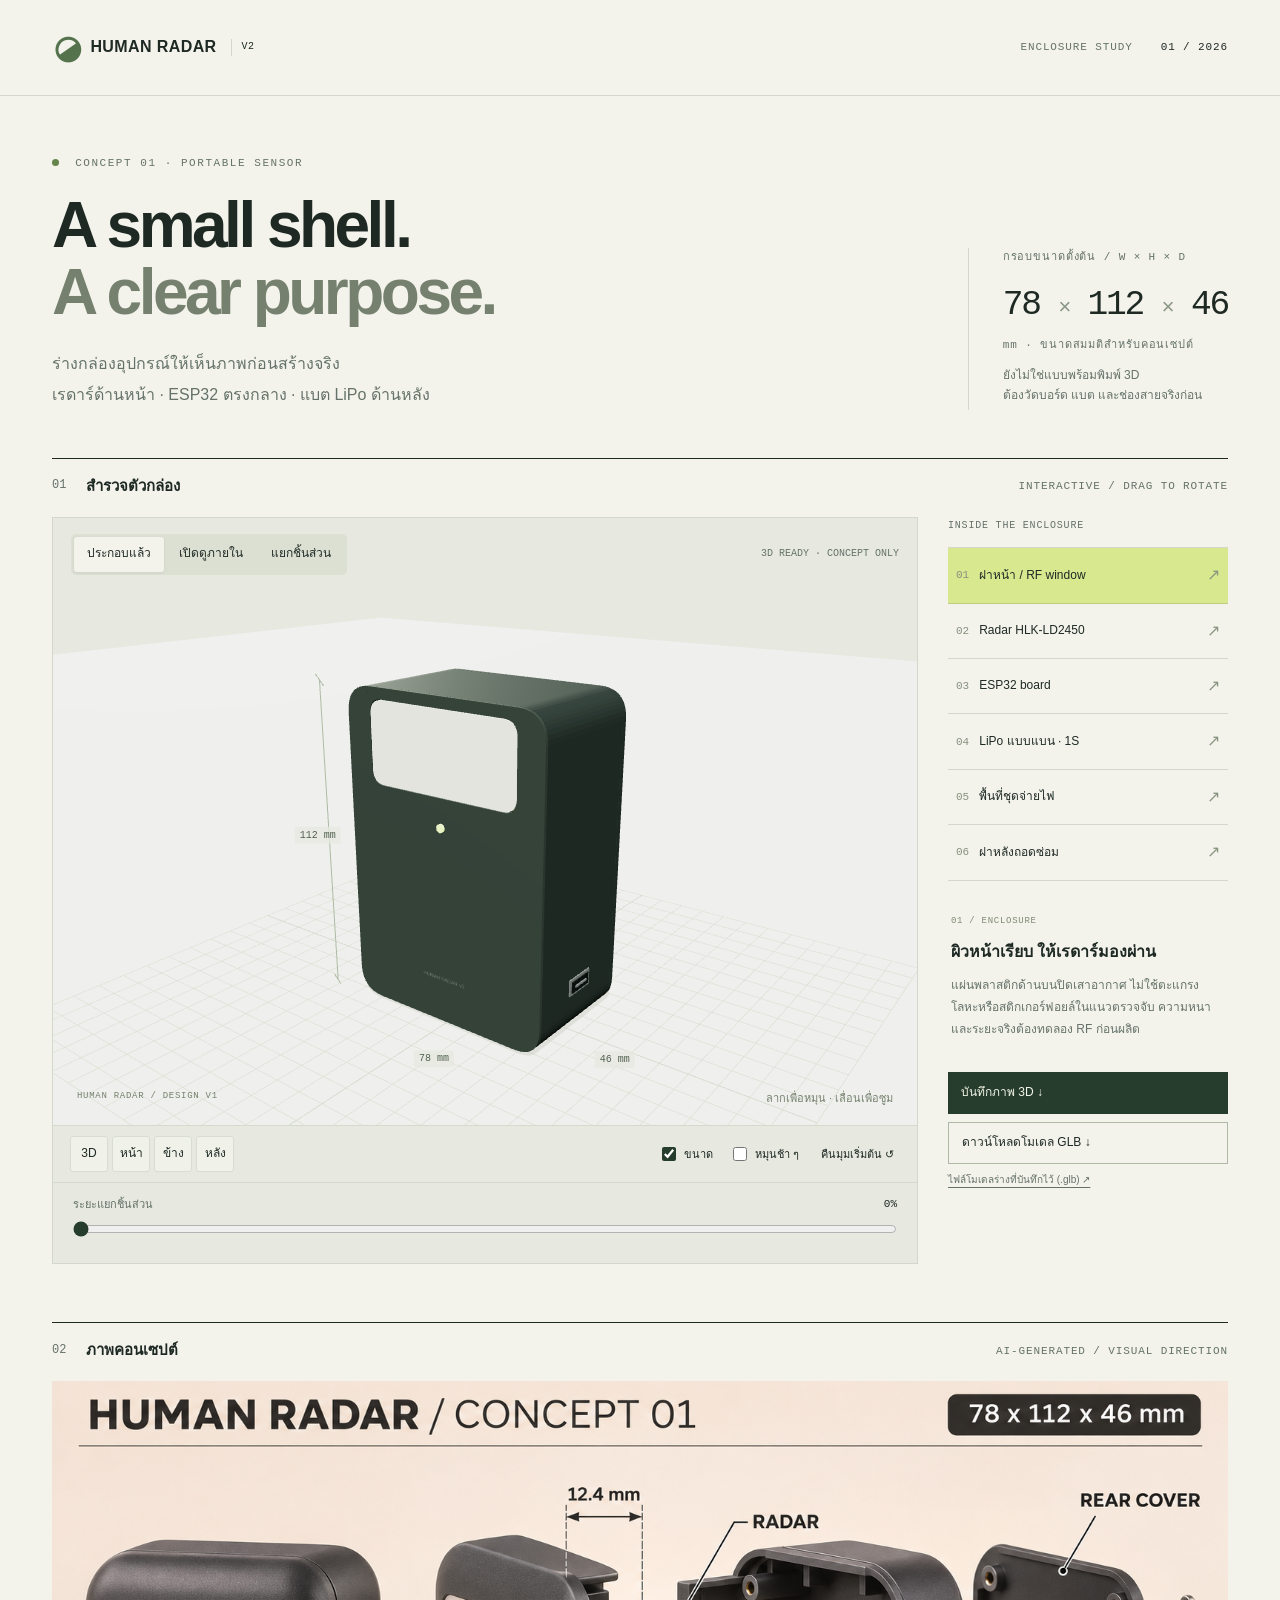
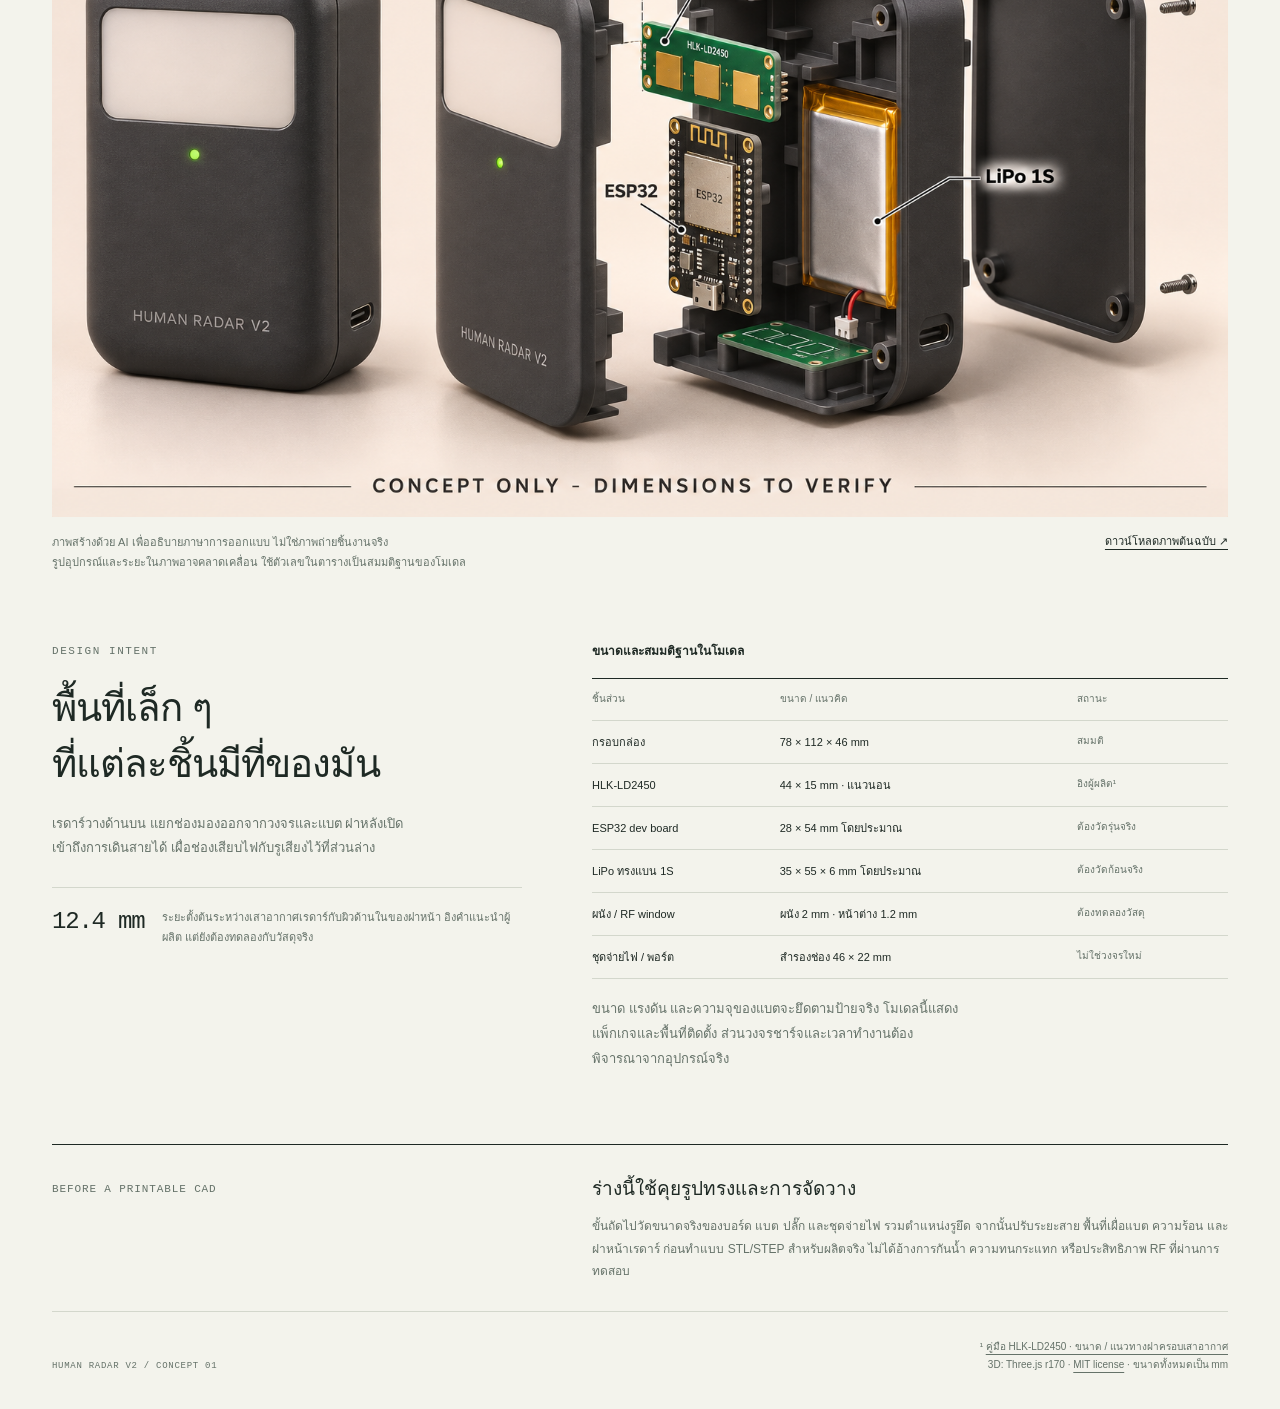
<file: docs/concepts/enclosure-v1/index.html>
<!doctype html>
<html lang="th">
<head>
  <meta charset="utf-8">
  <meta name="viewport" content="width=device-width,initial-scale=1">
  <meta name="theme-color" content="#eaece3">
  <title>Human Radar — Enclosure concept 01</title>
  <meta name="description" content="แบบร่างกล่อง Human Radar พร้อมโมเดล 3D หมุนดูและแยกชิ้นส่วน สำหรับ ESP32, LiPo และ HLK-LD2450">
  <meta property="og:title" content="Human Radar / Enclosure concept 01">
  <meta property="og:description" content="สำรวจกล่องแบบ 3D พร้อมภาพคอนเซปต์และตำแหน่งอุปกรณ์ภายใน">
  <meta property="og:image" content="https://systemdeveloper.ddns.net/human-radar/concepts/enclosure-v1/assets/concept-engineering.png">
  <meta property="og:url" content="https://systemdeveloper.ddns.net/human-radar/concepts/enclosure-v1/">
  <link rel="stylesheet" href="style.css">
  <script defer src="viewer.bundle.js"></script>
</head>
<body>
  <header class="masthead">
    <a class="wordmark" href="#top" aria-label="Human Radar หน้าต้นเอกสาร"><span class="radar-mark" aria-hidden="true">◒</span> HUMAN RADAR<span class="version">V2</span></a>
    <span class="mono issue">ENCLOSURE STUDY <b>01 / 2026</b></span>
  </header>
  <main id="top">
    <section class="intro">
      <div>
        <p class="eyebrow"><span></span> CONCEPT 01 · PORTABLE SENSOR</p>
        <h1>A small shell.<br><em>A clear purpose.</em></h1>
        <p class="lead">ร่างกล่องอุปกรณ์ให้เห็นภาพก่อนสร้างจริง<br>เรดาร์ด้านหน้า · ESP32 ตรงกลาง · แบต LiPo ด้านหลัง</p>
      </div>
      <div class="envelope">
        <span class="mono">กรอบขนาดตั้งต้น / W × H × D</span>
        <strong>78 <i>×</i> 112 <i>×</i> 46</strong>
        <span class="mono">mm · ขนาดสมมติสำหรับคอนเซปต์</span>
        <p>ยังไม่ใช่แบบพร้อมพิมพ์ 3D<br>ต้องวัดบอร์ด แบต และช่องสายจริงก่อน</p>
      </div>
    </section>

    <section class="model-section" aria-labelledby="model-title">
      <div class="section-line"><h2 id="model-title"><span>01</span> สำรวจตัวกล่อง</h2><span class="mono">INTERACTIVE / DRAG TO ROTATE</span></div>
      <div class="model-layout">
        <div class="stage-wrap">
          <div class="stage-top">
            <div class="segmented" role="group" aria-label="รูปแบบแสดงโมเดล">
              <button class="active" data-mode="assembled" aria-pressed="true">ประกอบแล้ว</button>
              <button data-mode="cutaway" aria-pressed="false">เปิดดูภายใน</button>
              <button data-mode="exploded" aria-pressed="false">แยกชิ้นส่วน</button>
            </div>
            <span id="render-status" class="render-status" role="status">กำลังเตรียมโมเดล 3D…</span>
          </div>
          <div id="stage" tabindex="0" role="region" aria-label="โมเดลกล่อง 3D ลากนิ้วหรือเมาส์เพื่อหมุน ใช้สองนิ้วหรือ scroll เพื่อซูม">
            <div id="webgl-fallback" hidden><img src="assets/concept-engineering.png" alt="ภาพคอนเซปต์กล่องและมุมแยกชิ้นส่วน"><p>เบราว์เซอร์นี้เปิด 3D ไม่ได้ ยังดูภาพคอนเซปต์ด้านล่างได้ครับ</p></div>
            <div class="stage-caption"><span class="mono">HUMAN RADAR / DESIGN V1</span><span>ลากเพื่อหมุน · เลื่อนเพื่อซูม</span></div>
          </div>
          <div class="stage-tools">
            <div class="view-buttons" role="group" aria-label="มุมกล้อง">
              <button data-view="iso" title="มุมสามมิติ">3D</button>
              <button data-view="front">หน้า</button>
              <button data-view="side">ข้าง</button>
              <button data-view="back">หลัง</button>
            </div>
            <label class="check"><input id="dimensions" type="checkbox" checked> ขนาด</label>
            <label class="check"><input id="spin" type="checkbox"> หมุนช้า ๆ</label>
            <button id="reset" class="text-button">คืนมุมเริ่มต้น ↺</button>
          </div>
          <div class="explode-control"><label for="explode">ระยะแยกชิ้นส่วน <output id="explode-value">0%</output></label><input id="explode" type="range" min="0" max="100" value="0" aria-label="ระยะแยกชิ้นส่วน"></div>
        </div>

        <aside class="parts">
          <p class="mono small-heading">INSIDE THE ENCLOSURE</p>
          <div class="part-list" role="group" aria-label="เลือกชิ้นส่วนเพื่ออ่านแนวคิด">
            <button class="part active" data-part="front" aria-pressed="true"><span>01</span><b>ฝาหน้า / RF window</b><i>↗</i></button>
            <button class="part" data-part="radar" aria-pressed="false"><span>02</span><b>Radar HLK-LD2450</b><i>↗</i></button>
            <button class="part" data-part="esp32" aria-pressed="false"><span>03</span><b>ESP32 board</b><i>↗</i></button>
            <button class="part" data-part="battery" aria-pressed="false"><span>04</span><b>LiPo แบบแบน · 1S</b><i>↗</i></button>
            <button class="part" data-part="power" aria-pressed="false"><span>05</span><b>พื้นที่ชุดจ่ายไฟ</b><i>↗</i></button>
            <button class="part" data-part="rear" aria-pressed="false"><span>06</span><b>ฝาหลังถอดซ่อม</b><i>↗</i></button>
          </div>
          <div class="part-note" aria-live="polite"><span id="part-type" class="mono">01 / ENCLOSURE</span><h3 id="part-title">ผิวหน้าเรียบ ให้เรดาร์มองผ่าน</h3><p id="part-description">แผ่นพลาสติกด้านบนปิดเสาอากาศ ไม่ใช้ตะแกรงโลหะหรือสติกเกอร์ฟอยล์ในแนวตรวจจับ ความหนาและระยะจริงต้องทดลอง RF ก่อนผลิต</p></div>
          <div class="download-tools"><button id="save-image">บันทึกภาพ 3D ↓</button><button id="export-model">ดาวน์โหลดโมเดล GLB ↓</button><a class="model-file" href="human-radar-concept-01.glb" download>ไฟล์โมเดลร่างที่บันทึกไว้ (.glb) ↗</a><p id="download-status" role="status"></p></div>
        </aside>
      </div>
    </section>

    <section class="concept-section" aria-labelledby="concept-title">
      <div class="section-line"><h2 id="concept-title"><span>02</span> ภาพคอนเซปต์</h2><span class="mono">AI-GENERATED / VISUAL DIRECTION</span></div>
      <a class="concept-image" href="assets/concept-engineering.png" target="_blank" rel="noopener"><img src="assets/concept-engineering.png" alt="คอนเซปต์กล่องพลาสติกสีกราไฟต์ แผ่นหน้าเรดาร์สีอ่อน พร้อมมุมแยกฝาหน้า บอร์ด ESP32 เรดาร์ แบต LiPo และฝาหลัง" width="1586" height="992" loading="lazy"></a>
      <div class="caption-row"><p>ภาพสร้างด้วย AI เพื่ออธิบายภาษาการออกแบบ ไม่ใช่ภาพถ่ายชิ้นงานจริง<br>รูปอุปกรณ์และระยะในภาพอาจคลาดเคลื่อน ใช้ตัวเลขในตารางเป็นสมมติฐานของโมเดล</p><a href="assets/concept-engineering.png" download>ดาวน์โหลดภาพต้นฉบับ ↗</a></div>
    </section>

    <section class="engineering" aria-labelledby="engineering-title">
      <div><p class="eyebrow">DESIGN INTENT</p><h2 id="engineering-title">พื้นที่เล็ก ๆ<br>ที่แต่ละชิ้นมีที่ของมัน</h2><p>เรดาร์วางด้านบน แยกช่องมองออกจากวงจรและแบต ฝาหลังเปิดเข้าถึงการเดินสายได้ เผื่อช่องเสียบไฟกับรูเสียงไว้ที่ส่วนล่าง</p><div class="principle"><b>12.4 mm</b><span>ระยะตั้งต้นระหว่างเสาอากาศเรดาร์กับผิวด้านในของฝาหน้า อิงคำแนะนำผู้ผลิต แต่ยังต้องทดลองกับวัสดุจริง</span></div></div>
      <div class="specs">
        <table><caption>ขนาดและสมมติฐานในโมเดล</caption><thead><tr><th scope="col">ชิ้นส่วน</th><th scope="col">ขนาด / แนวคิด</th><th scope="col">สถานะ</th></tr></thead><tbody>
          <tr><th scope="row">กรอบกล่อง</th><td>78 × 112 × 46 mm</td><td>สมมติ</td></tr>
          <tr><th scope="row">HLK-LD2450</th><td>44 × 15 mm · แนวนอน</td><td>อิงผู้ผลิต¹</td></tr>
          <tr><th scope="row">ESP32 dev board</th><td>28 × 54 mm โดยประมาณ</td><td>ต้องวัดรุ่นจริง</td></tr>
          <tr><th scope="row">LiPo ทรงแบน 1S</th><td>35 × 55 × 6 mm โดยประมาณ</td><td>ต้องวัดก้อนจริง</td></tr>
          <tr><th scope="row">ผนัง / RF window</th><td>ผนัง 2 mm · หน้าต่าง 1.2 mm</td><td>ต้องทดลองวัสดุ</td></tr>
          <tr><th scope="row">ชุดจ่ายไฟ / พอร์ต</th><td>สำรองช่อง 46 × 22 mm</td><td>ไม่ใช่วงจรใหม่</td></tr>
        </tbody></table>
        <p class="note">ขนาด แรงดัน และความจุของแบตจะยึดตามป้ายจริง โมเดลนี้แสดงแพ็กเกจและพื้นที่ติดตั้ง ส่วนวงจรชาร์จและเวลาทำงานต้องพิจารณาจากอุปกรณ์จริง</p>
      </div>
    </section>

    <section class="next-step"><span class="mono">BEFORE A PRINTABLE CAD</span><div><h2>ร่างนี้ใช้คุยรูปทรงและการจัดวาง</h2><p>ขั้นถัดไปวัดขนาดจริงของบอร์ด แบต ปลั๊ก และชุดจ่ายไฟ รวมตำแหน่งรูยึด จากนั้นปรับระยะสาย พื้นที่เผื่อแบต ความร้อน และฝาหน้าเรดาร์ ก่อนทำแบบ STL/STEP สำหรับผลิตจริง ไม่ได้อ้างการกันน้ำ ความทนกระแทก หรือประสิทธิภาพ RF ที่ผ่านการทดสอบ</p></div></section>
    <footer><span class="mono">HUMAN RADAR V2 / CONCEPT 01</span><p>¹ <a href="https://h.hlktech.com/download/HLK-LD2450-24G/1/HLK%20LD2450%201T2R%E8%BF%90%E5%8A%A8%E7%9B%AE%E6%A0%87%E6%A3%80%E6%B5%8B%E8%BF%BD%E8%B8%AA%E6%A8%A1%E7%BB%84%E8%AF%B4%E6%98%8E%E4%B9%A6%20V1.02%20.pdf" target="_blank" rel="noopener">คู่มือ HLK-LD2450 · ขนาด / แนวทางฝาครอบเสาอากาศ</a><br>3D: Three.js r170 · <a href="assets/THREE-LICENSE.txt">MIT license</a> · ขนาดทั้งหมดเป็น mm</p></footer>
  </main>
</body>
</html>
</file>
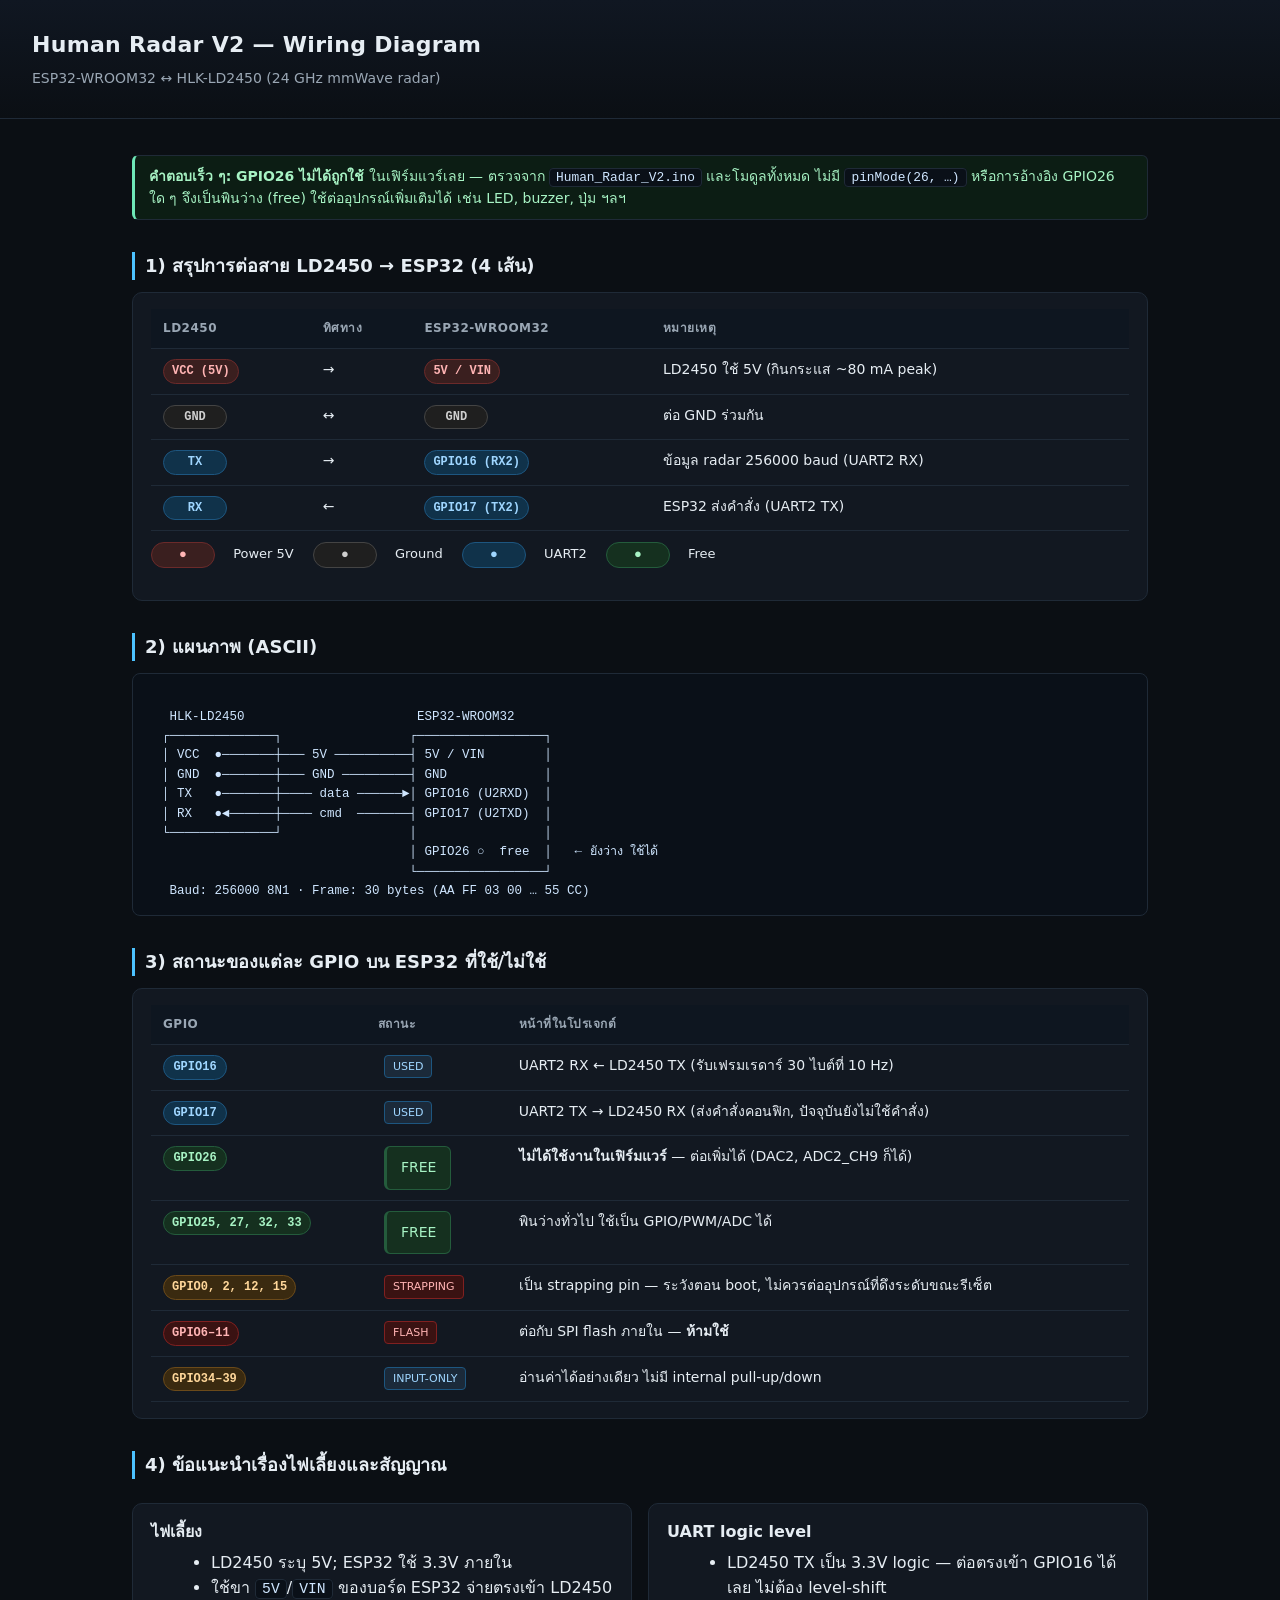
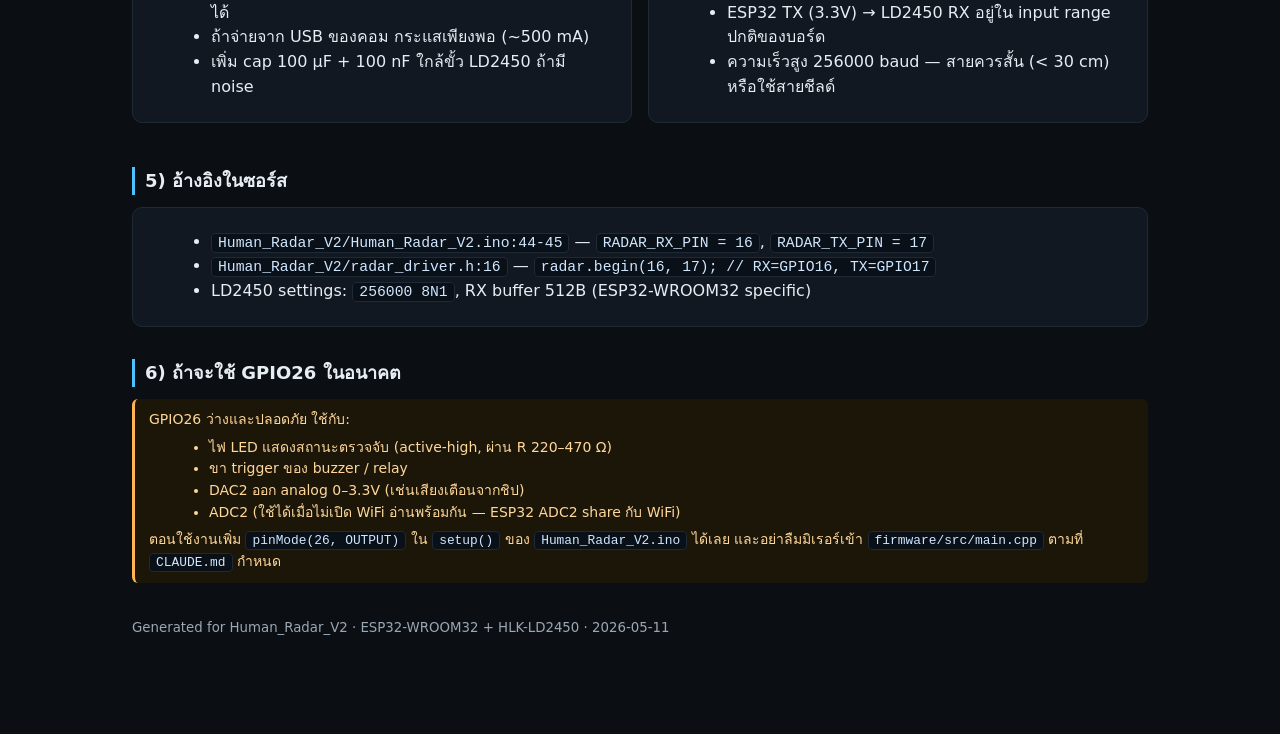
<file: docs/wiring.html>
<!DOCTYPE html>
<html lang="th">
<head>
<meta charset="UTF-8">
<title>Human Radar V2 — Wiring Diagram (ESP32 ↔ HLK-LD2450)</title>
<style>
  :root{
    --bg:#0b0f14; --panel:#121821; --line:#1f2a37; --text:#e6edf3;
    --muted:#9aa7b4; --accent:#4cc2ff; --warn:#ffb454; --danger:#ff6b6b; --ok:#6ee7b7;
    --mono: ui-monospace, SFMono-Regular, Menlo, Consolas, monospace;
  }
  *{box-sizing:border-box}
  body{margin:0;font-family:system-ui,-apple-system,"Segoe UI","Noto Sans Thai",sans-serif;
       background:var(--bg);color:var(--text);line-height:1.55}
  header{padding:28px 32px;border-bottom:1px solid var(--line);
         background:linear-gradient(180deg,#101722,#0b0f14)}
  h1{margin:0 0 6px;font-size:22px;letter-spacing:.3px}
  header p{margin:0;color:var(--muted);font-size:14px}
  main{max-width:1080px;margin:0 auto;padding:24px 32px 80px}
  h2{margin:32px 0 12px;font-size:18px;border-left:3px solid var(--accent);padding-left:10px}
  .card{background:var(--panel);border:1px solid var(--line);border-radius:10px;padding:16px 18px;margin:12px 0}
  table{width:100%;border-collapse:collapse;font-size:14px}
  th,td{padding:10px 12px;border-bottom:1px solid var(--line);text-align:left;vertical-align:top}
  th{background:#0e1620;color:var(--muted);font-weight:600;font-size:12px;text-transform:uppercase;letter-spacing:.5px}
  code,kbd{font-family:var(--mono);background:#0a1018;border:1px solid var(--line);
           padding:1px 6px;border-radius:4px;font-size:.92em;color:#cfe6ff}
  .pin{display:inline-block;min-width:64px;text-align:center;padding:2px 8px;border-radius:999px;
       font-family:var(--mono);font-weight:600;font-size:12px}
  .pin.power{background:#3a1f1f;color:#ffb4b4;border:1px solid #6b2a2a}
  .pin.gnd  {background:#1f1f1f;color:#cfcfcf;border:1px solid #444}
  .pin.uart {background:#10324a;color:#9fd6ff;border:1px solid #1d5680}
  .pin.free {background:#15301f;color:#a7f3c4;border:1px solid #245c3c}
  .pin.warn {background:#3a2a10;color:#ffd79a;border:1px solid #6b4a1a}
  .pin.danger{background:#3a1212;color:#ffb4b4;border:1px solid #802020}
  .legend span{margin-right:14px;font-size:13px}
  .grid{display:grid;grid-template-columns:1fr 1fr;gap:16px}
  @media (max-width:780px){.grid{grid-template-columns:1fr}}
  .ascii{font-family:var(--mono);white-space:pre;background:#0a1018;border:1px solid var(--line);
         border-radius:8px;padding:14px;font-size:12.5px;color:#cfe6ff;overflow:auto}
  .badge{display:inline-block;padding:2px 8px;font-size:11px;border-radius:4px;
         background:#1b2a3a;color:#9fd6ff;border:1px solid #1d5680;margin-left:6px}
  .badge.ok{background:#15301f;color:#a7f3c4;border-color:#245c3c}
  .badge.no{background:#3a1212;color:#ffb4b4;border-color:#802020}
  .note{border-left:3px solid var(--warn);background:#1c1608;padding:10px 14px;border-radius:6px;color:#ffd79a;font-size:14px}
  .ok  {border-left:3px solid var(--ok);background:#0c1d14;padding:10px 14px;border-radius:6px;color:#a7f3c4;font-size:14px}
  ul{margin:6px 0 6px 20px}
  small{color:var(--muted)}
</style>
</head>
<body>
<header>
  <h1>Human Radar V2 — Wiring Diagram</h1>
  <p>ESP32-WROOM32 ↔ HLK-LD2450 (24 GHz mmWave radar)</p>
</header>

<main>

<section class="card ok">
  <strong>คำตอบเร็ว ๆ:</strong> <b>GPIO26 ไม่ได้ถูกใช้</b> ในเฟิร์มแวร์เลย — ตรวจจาก
  <code>Human_Radar_V2.ino</code> และโมดูลทั้งหมด ไม่มี <code>pinMode(26, …)</code> หรือการอ้างอิง GPIO26
  ใด ๆ จึงเป็นพินว่าง (free) ใช้ต่ออุปกรณ์เพิ่มเติมได้ เช่น LED, buzzer, ปุ่ม ฯลฯ
</section>

<h2>1) สรุปการต่อสาย LD2450 → ESP32 (4 เส้น)</h2>

<div class="card">
<table>
  <thead><tr>
    <th>LD2450</th><th>ทิศทาง</th><th>ESP32-WROOM32</th><th>หมายเหตุ</th>
  </tr></thead>
  <tbody>
    <tr><td><span class="pin power">VCC (5V)</span></td><td>→</td>
        <td><span class="pin power">5V / VIN</span></td>
        <td>LD2450 ใช้ 5V (กินกระแส ~80 mA peak)</td></tr>
    <tr><td><span class="pin gnd">GND</span></td><td>↔</td>
        <td><span class="pin gnd">GND</span></td><td>ต่อ GND ร่วมกัน</td></tr>
    <tr><td><span class="pin uart">TX</span></td><td>→</td>
        <td><span class="pin uart">GPIO16 (RX2)</span></td>
        <td>ข้อมูล radar 256000 baud (UART2 RX)</td></tr>
    <tr><td><span class="pin uart">RX</span></td><td>←</td>
        <td><span class="pin uart">GPIO17 (TX2)</span></td>
        <td>ESP32 ส่งคำสั่ง (UART2 TX)</td></tr>
  </tbody>
</table>
<p class="legend" style="margin-top:10px">
  <span><span class="pin power">●</span> Power 5V</span>
  <span><span class="pin gnd">●</span> Ground</span>
  <span><span class="pin uart">●</span> UART2</span>
  <span><span class="pin free">●</span> Free</span>
</p>
</div>

<h2>2) แผนภาพ (ASCII)</h2>
<div class="ascii">
   HLK-LD2450                       ESP32-WROOM32
  ┌──────────────┐                 ┌─────────────────┐
  │ VCC  ●───────┼─── 5V ──────────┤ 5V / VIN        │
  │ GND  ●───────┼─── GND ─────────┤ GND             │
  │ TX   ●───────┼──── data ──────►│ GPIO16 (U2RXD)  │
  │ RX   ●◄──────┼──── cmd  ───────┤ GPIO17 (U2TXD)  │
  └──────────────┘                 │                 │
                                   │ GPIO26 ○  free  │   ← ยังว่าง ใช้ได้
                                   └─────────────────┘
   Baud: 256000 8N1 · Frame: 30 bytes (AA FF 03 00 … 55 CC)
</div>

<h2>3) สถานะของแต่ละ GPIO บน ESP32 ที่ใช้/ไม่ใช้</h2>

<div class="card">
<table>
  <thead><tr><th>GPIO</th><th>สถานะ</th><th>หน้าที่ในโปรเจกต์</th></tr></thead>
  <tbody>
    <tr><td><span class="pin uart">GPIO16</span></td>
        <td><span class="badge">USED</span></td>
        <td>UART2 RX ← LD2450 TX (รับเฟรมเรดาร์ 30 ไบต์ที่ 10 Hz)</td></tr>
    <tr><td><span class="pin uart">GPIO17</span></td>
        <td><span class="badge">USED</span></td>
        <td>UART2 TX → LD2450 RX (ส่งคำสั่งคอนฟิก, ปัจจุบันยังไม่ใช้คำสั่ง)</td></tr>
    <tr><td><span class="pin free">GPIO26</span></td>
        <td><span class="badge ok">FREE</span></td>
        <td><b>ไม่ได้ใช้งานในเฟิร์มแวร์</b> — ต่อเพิ่มได้ (DAC2, ADC2_CH9 ก็ได้)</td></tr>
    <tr><td><span class="pin free">GPIO25, 27, 32, 33</span></td>
        <td><span class="badge ok">FREE</span></td>
        <td>พินว่างทั่วไป ใช้เป็น GPIO/PWM/ADC ได้</td></tr>
    <tr><td><span class="pin warn">GPIO0, 2, 12, 15</span></td>
        <td><span class="badge no">STRAPPING</span></td>
        <td>เป็น strapping pin — ระวังตอน boot, ไม่ควรต่ออุปกรณ์ที่ดึงระดับขณะรีเซ็ต</td></tr>
    <tr><td><span class="pin danger">GPIO6–11</span></td>
        <td><span class="badge no">FLASH</span></td>
        <td>ต่อกับ SPI flash ภายใน — <b>ห้ามใช้</b></td></tr>
    <tr><td><span class="pin warn">GPIO34–39</span></td>
        <td><span class="badge">INPUT-ONLY</span></td>
        <td>อ่านค่าได้อย่างเดียว ไม่มี internal pull-up/down</td></tr>
  </tbody>
</table>
</div>

<h2>4) ข้อแนะนำเรื่องไฟเลี้ยงและสัญญาณ</h2>
<div class="grid">
  <div class="card">
    <b>ไฟเลี้ยง</b>
    <ul>
      <li>LD2450 ระบุ 5V; ESP32 ใช้ 3.3V ภายใน</li>
      <li>ใช้ขา <code>5V</code>/<code>VIN</code> ของบอร์ด ESP32 จ่ายตรงเข้า LD2450 ได้</li>
      <li>ถ้าจ่ายจาก USB ของคอม กระแสเพียงพอ (~500 mA)</li>
      <li>เพิ่ม cap 100 µF + 100 nF ใกล้ขั้ว LD2450 ถ้ามี noise</li>
    </ul>
  </div>
  <div class="card">
    <b>UART logic level</b>
    <ul>
      <li>LD2450 TX เป็น 3.3V logic — ต่อตรงเข้า GPIO16 ได้เลย ไม่ต้อง level-shift</li>
      <li>ESP32 TX (3.3V) → LD2450 RX อยู่ใน input range ปกติของบอร์ด</li>
      <li>ความเร็วสูง 256000 baud — สายควรสั้น (&lt; 30 cm) หรือใช้สายชีลด์</li>
    </ul>
  </div>
</div>

<h2>5) อ้างอิงในซอร์ส</h2>
<div class="card">
<ul>
  <li><code>Human_Radar_V2/Human_Radar_V2.ino:44-45</code>
      — <code>RADAR_RX_PIN = 16</code>, <code>RADAR_TX_PIN = 17</code></li>
  <li><code>Human_Radar_V2/radar_driver.h:16</code>
      — <code>radar.begin(16, 17);  // RX=GPIO16, TX=GPIO17</code></li>
  <li>LD2450 settings: <code>256000 8N1</code>, RX buffer 512B (ESP32-WROOM32 specific)</li>
</ul>
</div>

<h2>6) ถ้าจะใช้ GPIO26 ในอนาคต</h2>
<div class="note">
  GPIO26 ว่างและปลอดภัย ใช้กับ:
  <ul>
    <li>ไฟ LED แสดงสถานะตรวจจับ (active-high, ผ่าน R 220–470 Ω)</li>
    <li>ขา trigger ของ buzzer / relay</li>
    <li>DAC2 ออก analog 0–3.3V (เช่นเสียงเตือนจากชิป)</li>
    <li>ADC2 (ใช้ได้เมื่อไม่เปิด WiFi อ่านพร้อมกัน — ESP32 ADC2 share กับ WiFi)</li>
  </ul>
  ตอนใช้งานเพิ่ม <code>pinMode(26, OUTPUT)</code> ใน <code>setup()</code> ของ
  <code>Human_Radar_V2.ino</code> ได้เลย และอย่าลืมมิเรอร์เข้า <code>firmware/src/main.cpp</code>
  ตามที่ <code>CLAUDE.md</code> กำหนด
</div>

<p style="margin-top:32px"><small>Generated for Human_Radar_V2 · ESP32-WROOM32 + HLK-LD2450 · 2026-05-11</small></p>

</main>
</body>
</html>
</file>
<file: docs/concepts/enclosure-v1/style.css>
:root {
  --paper:#f3f3ec;
  --ink:#1e2924;
  --muted:#657269;
  --line:#d3d7cc;
  --accent:#d7e88f;
  --deep:#263c2d;
  --stage:#e7e9e0;
  --mono:Consolas,"Courier New",monospace;
  --font:"Segoe UI",Tahoma,"Leelawadee UI",sans-serif;
}
* {
  box-sizing: border-box;
}
html {
  scroll-behavior: smooth;
}
body {
  margin: 0;
  background: var(--paper);
  color: var(--ink);
  font-family: var(--font);
  line-height: 1.65;
}
button,
a,
input {
  -webkit-tap-highlight-color: transparent;
}
button {
  font: inherit;
  color: inherit;
  cursor: pointer;
}
a {
  color: inherit;
  text-underline-offset: 4px;
}
button:focus-visible,
a:focus-visible,
input:focus-visible,
#stage:focus-visible {
  outline: 3px solid #4c7556;
  outline-offset: 4px;
}
button:disabled {
  cursor: wait;
  opacity: .5;
}
button {
  border: 0;
  background: none;
}
img {
  max-width: 100%;
  display: block;
}
[hidden] {
  display: none !important;
}
.mono {
  font-family: var(--mono);
  font-size: 11px;
  letter-spacing: .08em;
}
.masthead,
main {
  max-width: 1400px;
  margin: auto;
  padding-left: 52px;
  padding-right: 52px;
}
.masthead {
  height: 96px;
  display: flex;
  align-items: center;
  justify-content: space-between;
  border-bottom: 1px solid var(--line);
}
.wordmark {
  text-decoration: none;
  display: flex;
  align-items: center;
  gap: 10px;
  font-size: 16px;
  font-weight: 750;
  letter-spacing: .025em;
}
.radar-mark {
  font-size: 32px;
  line-height: 1;
  transform: rotate(-35deg);
  color: #54724b;
}
.version {
  font-family: var(--mono);
  font-size: 10px;
  font-weight: 400;
  border-left: 1px solid var(--line);
  padding-left: 10px;
  margin-left: 4px;
}
.issue {
  display: flex;
  gap: 28px;
  color: var(--muted);
}
.issue b {
  color: var(--ink);
  font-weight: 400;
}
.intro {
  display: grid;
  grid-template-columns: 1fr auto;
  gap: 50px;
  align-items: end;
  padding: 58px 0 48px;
}
.eyebrow {
  font-family: var(--mono);
  font-size: 11px;
  letter-spacing: .14em;
  margin: 0 0 20px;
  color: var(--muted);
}
.eyebrow span {
  display: inline-block;
  width: 7px;
  height: 7px;
  border-radius: 50%;
  background: #66854a;
  margin-right: 8px;
}
h1 {
  font-size: clamp(42px, 5vw, 70px);
  line-height: 1.04;
  letter-spacing: -.055em;
  font-weight: 650;
  margin: 0 0 24px;
}
h1 em {
  font-style: normal;
  color: #75816e;
}
.lead {
  font-size: 16px;
  line-height: 1.9;
  margin: 0;
  color: var(--muted);
}
.envelope {
  border-left: 1px solid var(--line);
  padding-left: 34px;
  padding-bottom: 4px;
}
.envelope > span {
  display: block;
  color: var(--muted);
}
.envelope strong {
  font-family: var(--mono);
  font-size: clamp(22px, 2.7vw, 37px);
  font-weight: 400;
  display: block;
  white-space: nowrap;
  letter-spacing: -.065em;
  margin: 10px 0 3px;
}
.envelope strong i {
  font-style: normal;
  color: #8b9786;
  font-size: 22px;
}
.envelope p {
  font-size: 12px;
  color: var(--muted);
  margin-bottom: 0;
}
.section-line {
  display: flex;
  align-items: center;
  justify-content: space-between;
  gap: 16px;
  border-top: 1px solid var(--ink);
  padding: 15px 0 18px;
}
.section-line h2 {
  margin: 0;
  font-size: 15px;
  font-weight: 600;
  display: flex;
  align-items: center;
  gap: 20px;
}
.section-line h2 span {
  font-family: var(--mono);
  font-weight: 400;
  color: var(--muted);
  font-size: 12px;
}
.section-line > span {
  color: var(--muted);
}
.model-layout {
  display: grid;
  grid-template-columns: minmax(0, 1fr) 280px;
  gap: 30px;
}
.stage-wrap {
  background: var(--stage);
  border: 1px solid var(--line);
  min-width: 0;
}
.stage-top {
  padding: 16px 18px 0;
  display: flex;
  align-items: center;
  gap: 10px;
  flex-wrap: wrap;
  min-height: 55px;
}
.segmented {
  display: flex;
  background: #dce0d3;
  padding: 3px;
  border-radius: 5px;
  gap: 2px;
}
.segmented button {
  font-size: 12px;
  min-height: 35px;
  padding: 5px 13px;
  border-radius: 3px;
  white-space: nowrap;
}
.segmented button.active {
  background: var(--paper);
  box-shadow: 0 1px 3px #20382015;
}
.render-status {
  font-family: var(--mono);
  font-size: 10px;
  color: var(--muted);
  margin-left: auto;
}
#stage {
  position: relative;
  width: 100%;
  height: 550px;
  overflow: hidden;
  isolation: isolate;
  touch-action: none;
}
#stage canvas {
  display: block;
  width: 100%;
  height: 100%;
  position: absolute;
  inset: 0;
}
.labels {
  position: absolute;
  inset: 0;
  pointer-events: none;
  overflow: hidden;
}
.dimension-label {
  font: 10px var(--mono);
  color: #516050;
  background: #e7e9e0cc;
  padding: 3px 5px;
  border-radius: 2px;
  white-space: nowrap;
}
.part-label {
  font: 10px var(--mono);
  letter-spacing: .03em;
  background: var(--deep);
  color: #f1f7dd;
  padding: 4px 7px;
  white-space: nowrap;
  border-left: 3px solid var(--accent);
  box-shadow: 0 1px 8px #20382016;
}
.stage-caption {
  position: absolute;
  bottom: 18px;
  left: 24px;
  right: 24px;
  display: flex;
  justify-content: space-between;
  gap: 14px;
  pointer-events: none;
  color: #75816e;
  font-size: 11px;
  z-index: 2;
}
.stage-caption .mono {
  font-size: 9px;
}
.stage-tools {
  border-top: 1px solid #d5dacd;
  display: flex;
  align-items: center;
  gap: 16px;
  padding: 10px 17px;
  flex-wrap: wrap;
}
.view-buttons {
  display: flex;
  gap: 4px;
  margin-right: auto;
}
.view-buttons button {
  min-width: 38px;
  min-height: 36px;
  font-size: 12px;
  background: #f0f2e9;
  border: 1px solid #d7ddcf;
  border-radius: 3px;
}
.view-buttons button:hover,
.text-button:hover {
  background: var(--accent);
}
.check {
  display: flex;
  align-items: center;
  gap: 5px;
  white-space: nowrap;
  font-size: 11px;
  cursor: pointer;
}
.check input {
  accent-color: var(--deep);
  width: 14px;
  height: 14px;
}
.text-button {
  min-height: 36px;
  font-size: 11px;
  padding: 0 6px;
  border-radius: 3px;
}
.explode-control {
  border-top: 1px solid #d5dacd;
  padding: 12px 20px 16px;
}
.explode-control label {
  display: flex;
  justify-content: space-between;
  font-size: 11px;
  color: var(--muted);
}
.explode-control output {
  font-family: var(--mono);
  color: var(--ink);
}
.explode-control input {
  width: 100%;
  accent-color: var(--deep);
  height: 20px;
  cursor: pointer;
  margin: 6px 0 0;
}
.small-heading {
  margin: 1px 0 13px;
  color: var(--muted);
  font-size: 10px;
}
.part-list {
  border-top: 1px solid var(--line);
}
.part {
  display: flex;
  gap: 10px;
  align-items: center;
  width: 100%;
  text-align: left;
  padding: 14px 8px;
  border-bottom: 1px solid var(--line);
  min-height: 54px;
}
.part > span {
  font: 11px var(--mono);
  color: #87917f;
}
.part b {
  font-size: 12px;
  font-weight: 500;
  flex: 1;
}
.part i {
  font-style: normal;
  font-size: 16px;
  color: #8a9681;
}
.part.active {
  background: var(--accent);
  border-color: #bdce83;
}
.part:hover {
  background: #e6ebdb;
}
.part.active:hover {
  background: var(--accent);
}
.part-note {
  padding: 24px 3px 0;
  min-height: 175px;
}
.part-note > span {
  font-size: 9px;
  color: #7f8975;
}
.part-note h3 {
  font-size: 16px;
  line-height: 1.55;
  font-weight: 600;
  margin: 9px 0;
}
.part-note p {
  font-size: 12px;
  line-height: 1.85;
  color: var(--muted);
  margin: 0;
}
.download-tools {
  margin-top: 16px;
  display: grid;
  gap: 8px;
}
.download-tools button {
  background: var(--deep);
  color: #f1f5e5;
  min-height: 42px;
  padding: 8px 13px;
  font-size: 12px;
  text-align: left;
}
.download-tools button + button {
  background: transparent;
  color: var(--ink);
  border: 1px solid #aeb9a6;
}
.download-tools p {
  font-size: 11px;
  color: var(--muted);
  margin: 0;
  min-height: 18px;
}
.concept-section {
  margin-top: 58px;
}
.concept-image {
  display: block;
  background: #eadfce;
  overflow: hidden;
}
.concept-image img {
  width: 100%;
  height: auto;
}
.caption-row {
  display: flex;
  justify-content: space-between;
  gap: 25px;
  margin-top: 15px;
  align-items: start;
}
.caption-row p {
  font-size: 11px;
  color: var(--muted);
  margin: 0;
  line-height: 1.85;
}
.caption-row > a {
  font-size: 11px;
  white-space: nowrap;
}
.engineering {
  display: grid;
  grid-template-columns: .85fr 1.15fr;
  gap: 70px;
  padding-top: 70px;
}
.engineering h2 {
  font-size: clamp(27px, 3vw, 40px);
  font-weight: 550;
  line-height: 1.45;
  letter-spacing: -.025em;
  margin: 0 0 20px;
}
.engineering > div > p:not(.eyebrow) {
  font-size: 13px;
  color: var(--muted);
  max-width: 370px;
  line-height: 1.9;
}
.principle {
  margin-top: 26px;
  display: flex;
  gap: 18px;
  border-top: 1px solid var(--line);
  padding-top: 20px;
  align-items: start;
}
.principle > b {
  font: 24px var(--mono);
  white-space: nowrap;
  letter-spacing: -.05em;
}
.principle > span {
  font-size: 11px;
  color: var(--muted);
  line-height: 1.8;
}
table {
  width: 100%;
  border-collapse: collapse;
  font-size: 11px;
  text-align: left;
}
caption {
  text-align: left;
  font-size: 12px;
  margin-bottom: 16px;
  font-weight: 600;
}
th,
td {
  padding: 12px 8px 12px 0;
  border-bottom: 1px solid var(--line);
  vertical-align: top;
}
thead th {
  font-size: 10px;
  color: var(--muted);
  font-weight: 400;
  border-top: 1px solid var(--ink);
}
tbody th {
  font-weight: 500;
}
td:last-child {
  font-size: 10px;
  color: var(--muted);
}
.specs .note {
  font-size: 11px;
  color: var(--muted);
  line-height: 1.9;
  margin-top: 18px;
}
.next-step {
  border-top: 1px solid var(--ink);
  margin-top: 60px;
  padding: 28px 0;
  display: grid;
  grid-template-columns: .85fr 1.15fr;
  gap: 70px;
}
.next-step > span {
  color: var(--muted);
  padding-top: 7px;
}
.next-step h2 {
  font-size: 19px;
  font-weight: 550;
  margin: 0 0 10px;
}
.next-step p {
  font-size: 12px;
  color: var(--muted);
  line-height: 1.9;
  margin: 0;
}
footer {
  display: flex;
  justify-content: space-between;
  align-items: end;
  gap: 25px;
  border-top: 1px solid var(--line);
  padding: 26px 0 35px;
  color: var(--muted);
}
footer .mono {
  font-size: 9px;
}
footer p {
  font-size: 10px;
  line-height: 1.8;
  margin: 0;
  text-align: right;
}
#webgl-fallback {
  position: absolute;
  inset: 30px 20px;
  display: grid;
  align-content: center;
  gap: 15px;
  z-index: 3;
}
#webgl-fallback p {
  font-size: 12px;
  text-align: center;
}
@media (min-width:1500px) {
  #stage {
    height: 610px;
  }
}
@media (max-width:1000px) {
  .masthead,
  main {
    padding-left: 28px;
    padding-right: 28px;
  }
  .model-layout {
    grid-template-columns: minmax(0, 1fr) 235px;
    gap: 20px;
  }
  .stage-top {
    padding: 12px 10px 0;
  }
  .segmented button {
    padding: 5px 9px;
  }
  .render-status {
    width: 100%;
    margin: 0 4px;
  }
  .stage-tools {
    gap: 8px;
    padding: 9px 10px;
  }
  .stage-caption {
    left: 15px;
    right: 15px;
  }
  .stage-caption > span:last-child {
    display: none;
  }
  .engineering,
  .next-step {
    gap: 35px;
  }
  .envelope {
    padding-left: 24px;
  }
  #stage {
    height: 490px;
  }
}
@media (max-width:740px) {
  .masthead,
  main {
    padding-left: 20px;
    padding-right: 20px;
  }
  .masthead {
    height: 72px;
  }
  .wordmark {
    font-size: 13px;
  }
  .radar-mark {
    font-size: 26px;
  }
  .issue {
    font-size: 9px;
    gap: 0;
  }
  .issue b {
    display: none;
  }
  .intro {
    grid-template-columns: 1fr;
    gap: 27px;
    padding: 32px 0;
  }
  .intro h1 {
    font-size: 48px;
  }
  .lead {
    font-size: 14px;
  }
  .envelope {
    border-left: 0;
    border-top: 1px solid var(--line);
    padding: 17px 0 0;
    display: grid;
    grid-template-columns: 1fr auto;
    align-items: center;
    gap: 2px 10px;
  }
  .envelope strong {
    grid-column: 1;
    grid-row: 2;
    font-size: 30px;
    margin: 0;
  }
  .envelope > span:last-of-type {
    grid-column: 1;
    grid-row: 3;
  }
  .envelope p {
    grid-column: 2;
    grid-row: 1/4;
    font-size: 10px;
    margin: 0;
  }
  .envelope > span:first-child {
    font-size: 9px;
  }
  .section-line {
    padding: 12px 0;
  }
  .section-line h2 {
    font-size: 14px;
    gap: 10px;
  }
  .section-line > span {
    font-size: 8px;
    letter-spacing: .02em;
  }
  .model-layout {
    grid-template-columns: 1fr;
  }
  .stage-top {
    padding: 10px 10px 0;
    gap: 6px;
  }
  .render-status {
    width: auto;
    margin-left: auto;
    font-size: 8px;
  }
  .segmented button {
    font-size: 10px;
    padding: 4px 9px;
    min-height: 32px;
  }
  #stage {
    height: 430px;
  }
  .stage-caption {
    bottom: 12px;
  }
  .stage-tools {
    gap: 8px;
  }
  .check {
    font-size: 10px;
  }
  .text-button {
    font-size: 10px;
    margin-left: auto;
  }
  .view-buttons {
    margin-right: 0;
  }
  .view-buttons button {
    font-size: 10px;
    min-width: 32px;
  }
  .part-list {
    display: grid;
    grid-template-columns: 1fr 1fr;
  }
  .part {
    padding: 10px 7px;
    min-height: 47px;
  }
  .part b {
    font-size: 11px;
  }
  .part i {
    display: none;
  }
  .part-note {
    min-height: 0;
    padding-top: 18px;
  }
  .part-note p {
    max-width: 550px;
  }
  .download-tools {
    grid-template-columns: 1fr 1fr;
    gap: 10px;
  }
  .download-tools button {
    font-size: 11px;
  }
  .download-tools p {
    grid-column: 1/-1;
  }
  .concept-section {
    margin-top: 35px;
  }
  .caption-row {
    display: block;
  }
  .caption-row > a {
    display: inline-block;
    margin-top: 10px;
  }
  .engineering {
    grid-template-columns: 1fr;
    gap: 30px;
    padding-top: 38px;
  }
  .engineering h2 {
    font-size: 30px;
  }
  .engineering > div > p:not(.eyebrow) {
    max-width: none;
  }
  .principle {
    max-width: 480px;
  }
  .next-step {
    grid-template-columns: 1fr;
    gap: 14px;
    margin-top: 35px;
    padding: 22px 0;
  }
  .next-step h2 {
    font-size: 17px;
  }
  footer {
    display: block;
  }
  footer p {
    text-align: left;
    margin-top: 12px;
  }
  .part-label {
    font-size: 8px;
  }
  .dimension-label {
    font-size: 9px;
  }
}
@media (max-width:380px) {
  .masthead,
  main {
    padding-left: 13px;
    padding-right: 13px;
  }
  .intro h1 {
    font-size: 42px;
  }
  .render-status {
    display: none;
  }
  .stage-tools {
    gap: 6px;
  }
  .text-button {
    margin: 0;
  }
  .check {
    gap: 3px;
  }
  .view-buttons button {
    min-width: 29px;
  }
  .envelope strong {
    font-size: 27px;
  }
}
@media (prefers-reduced-motion:reduce) {
  html {
    scroll-behavior: auto;
  }
}

.model-file {font-size:10px;color:var(--muted);grid-column:1 / -1;}
</file>
